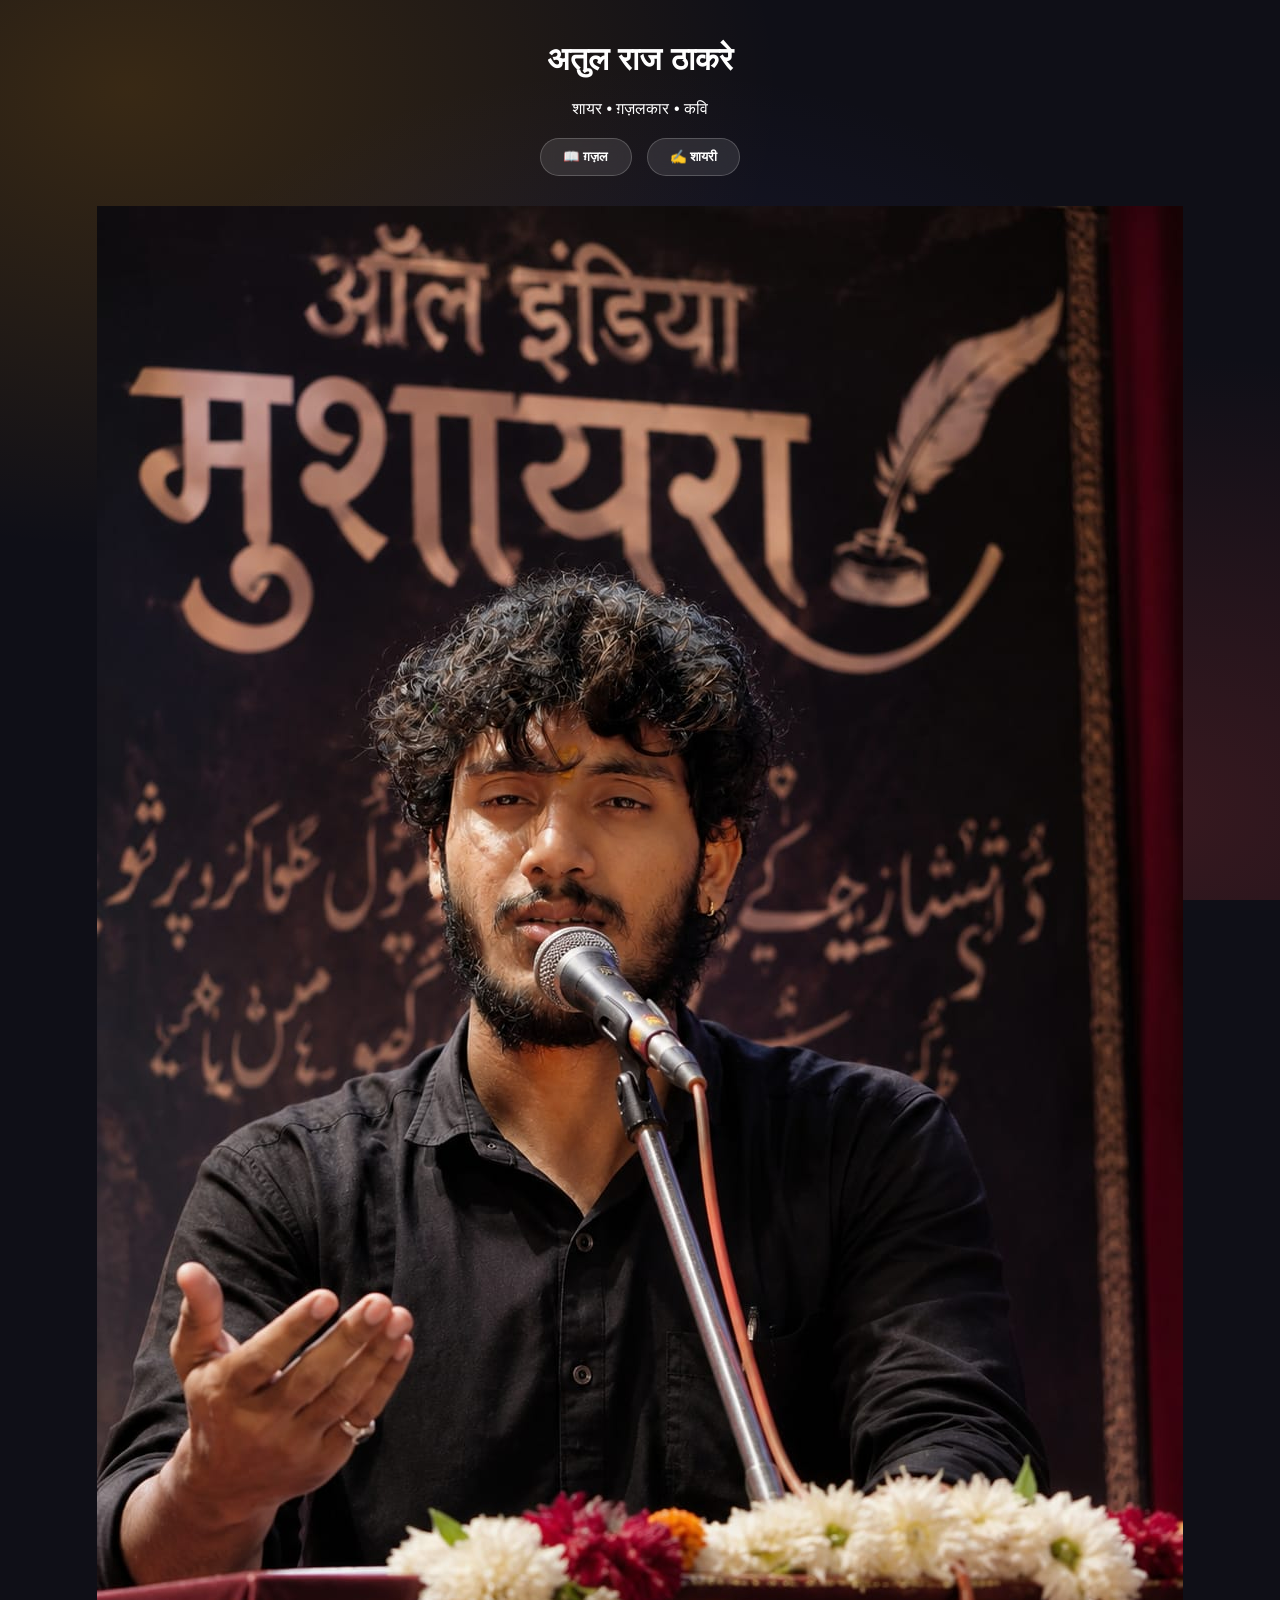
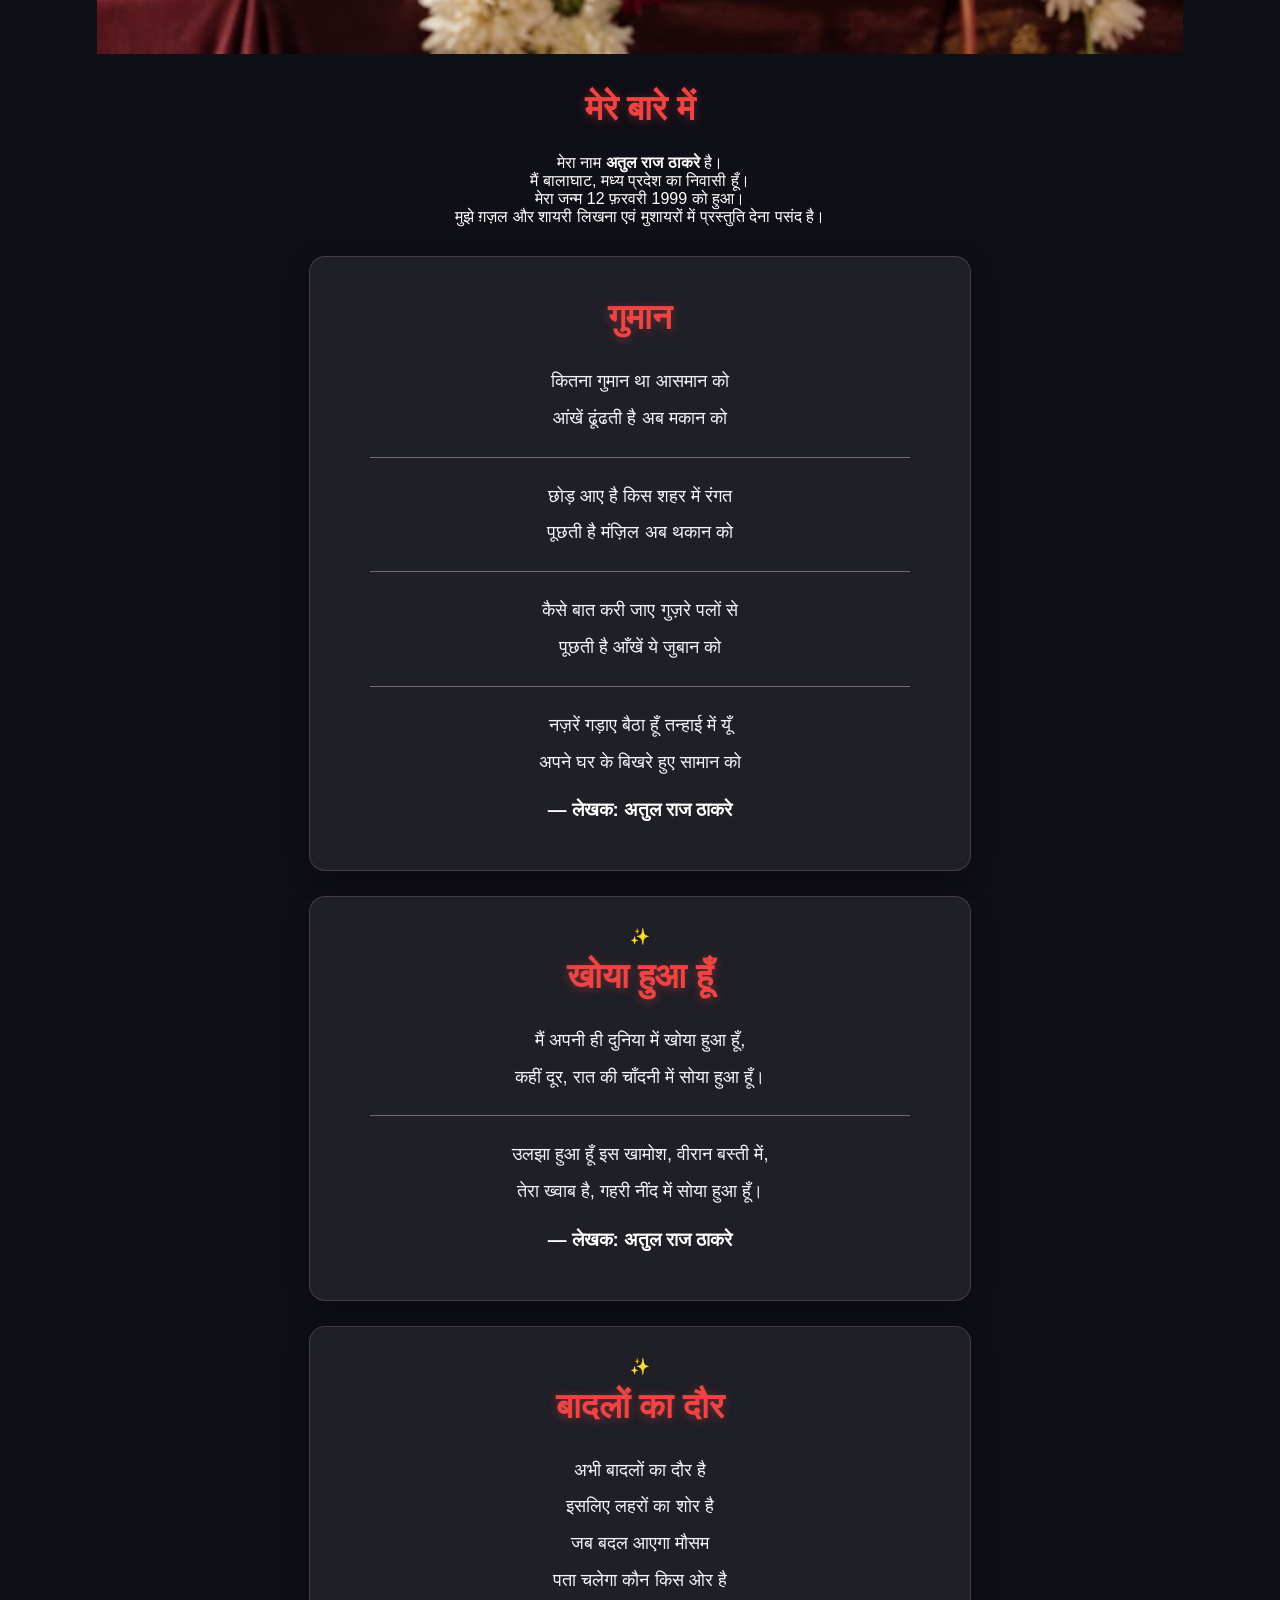
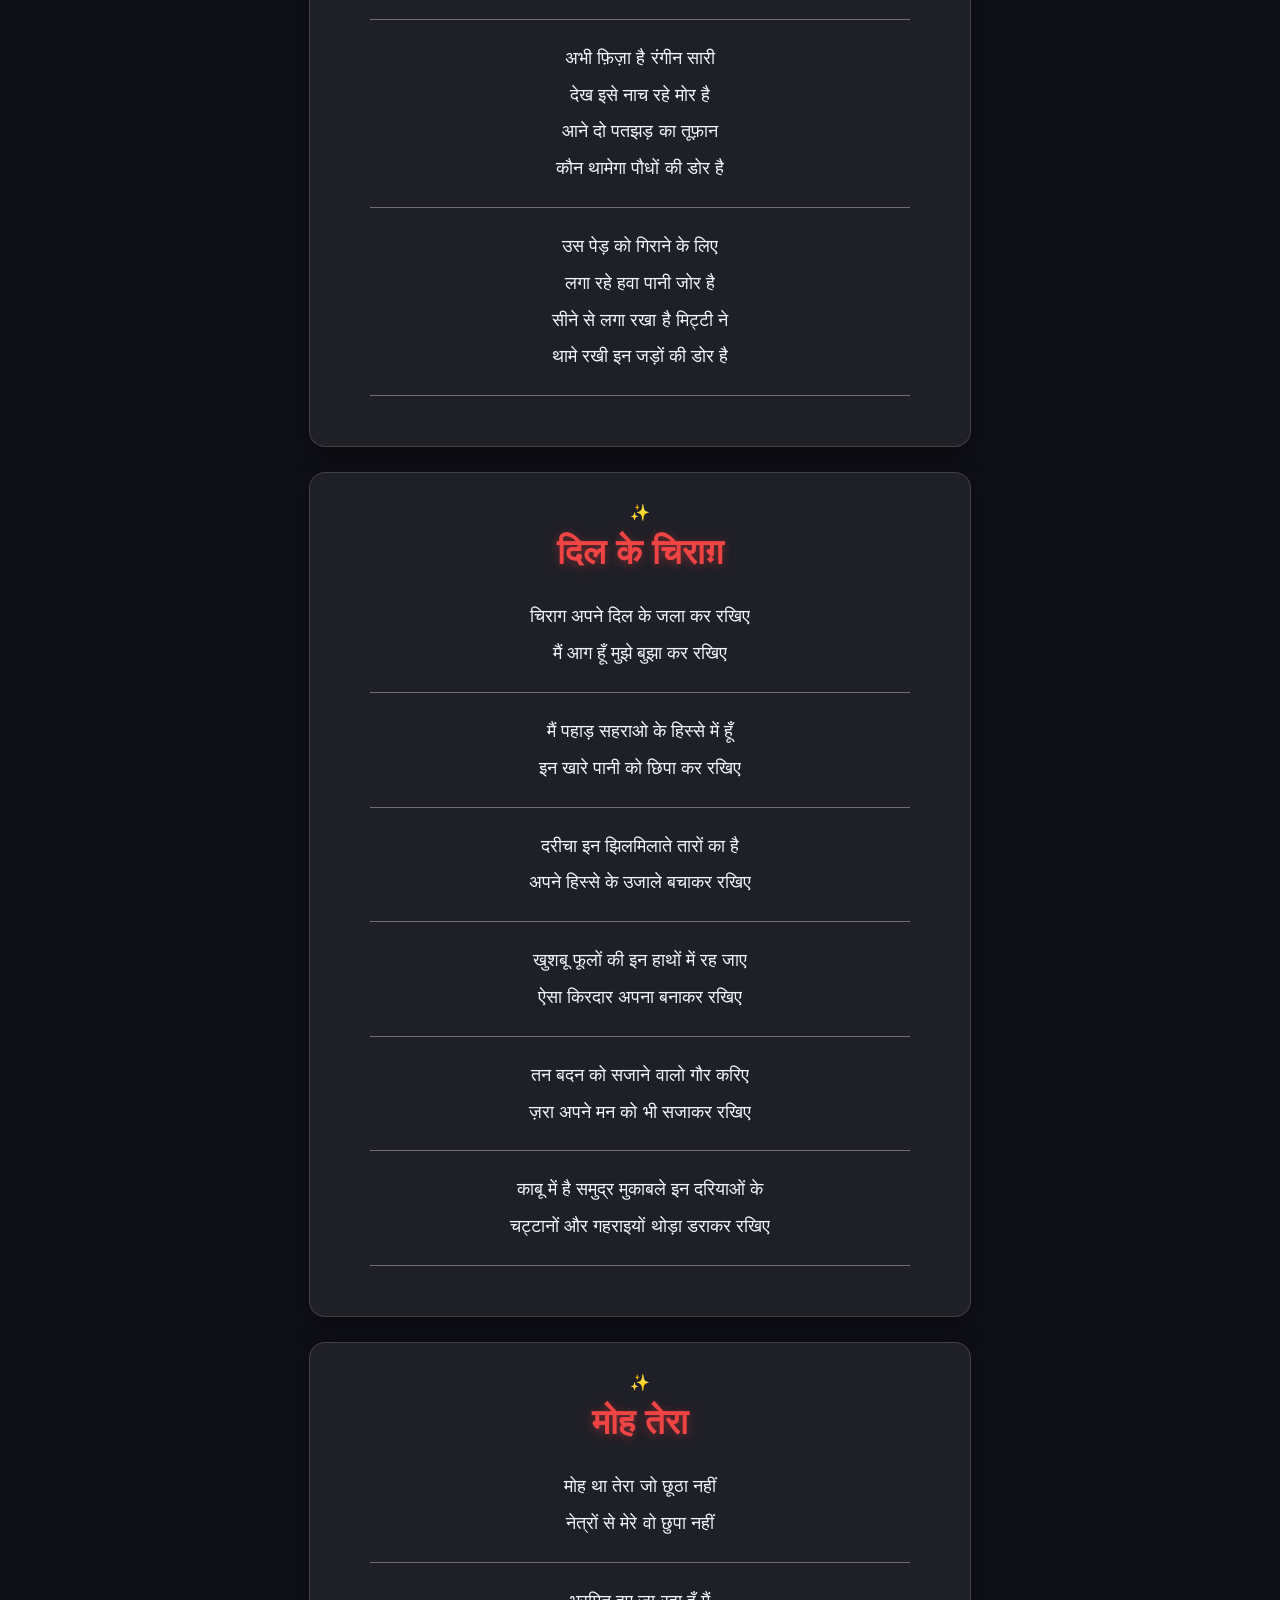
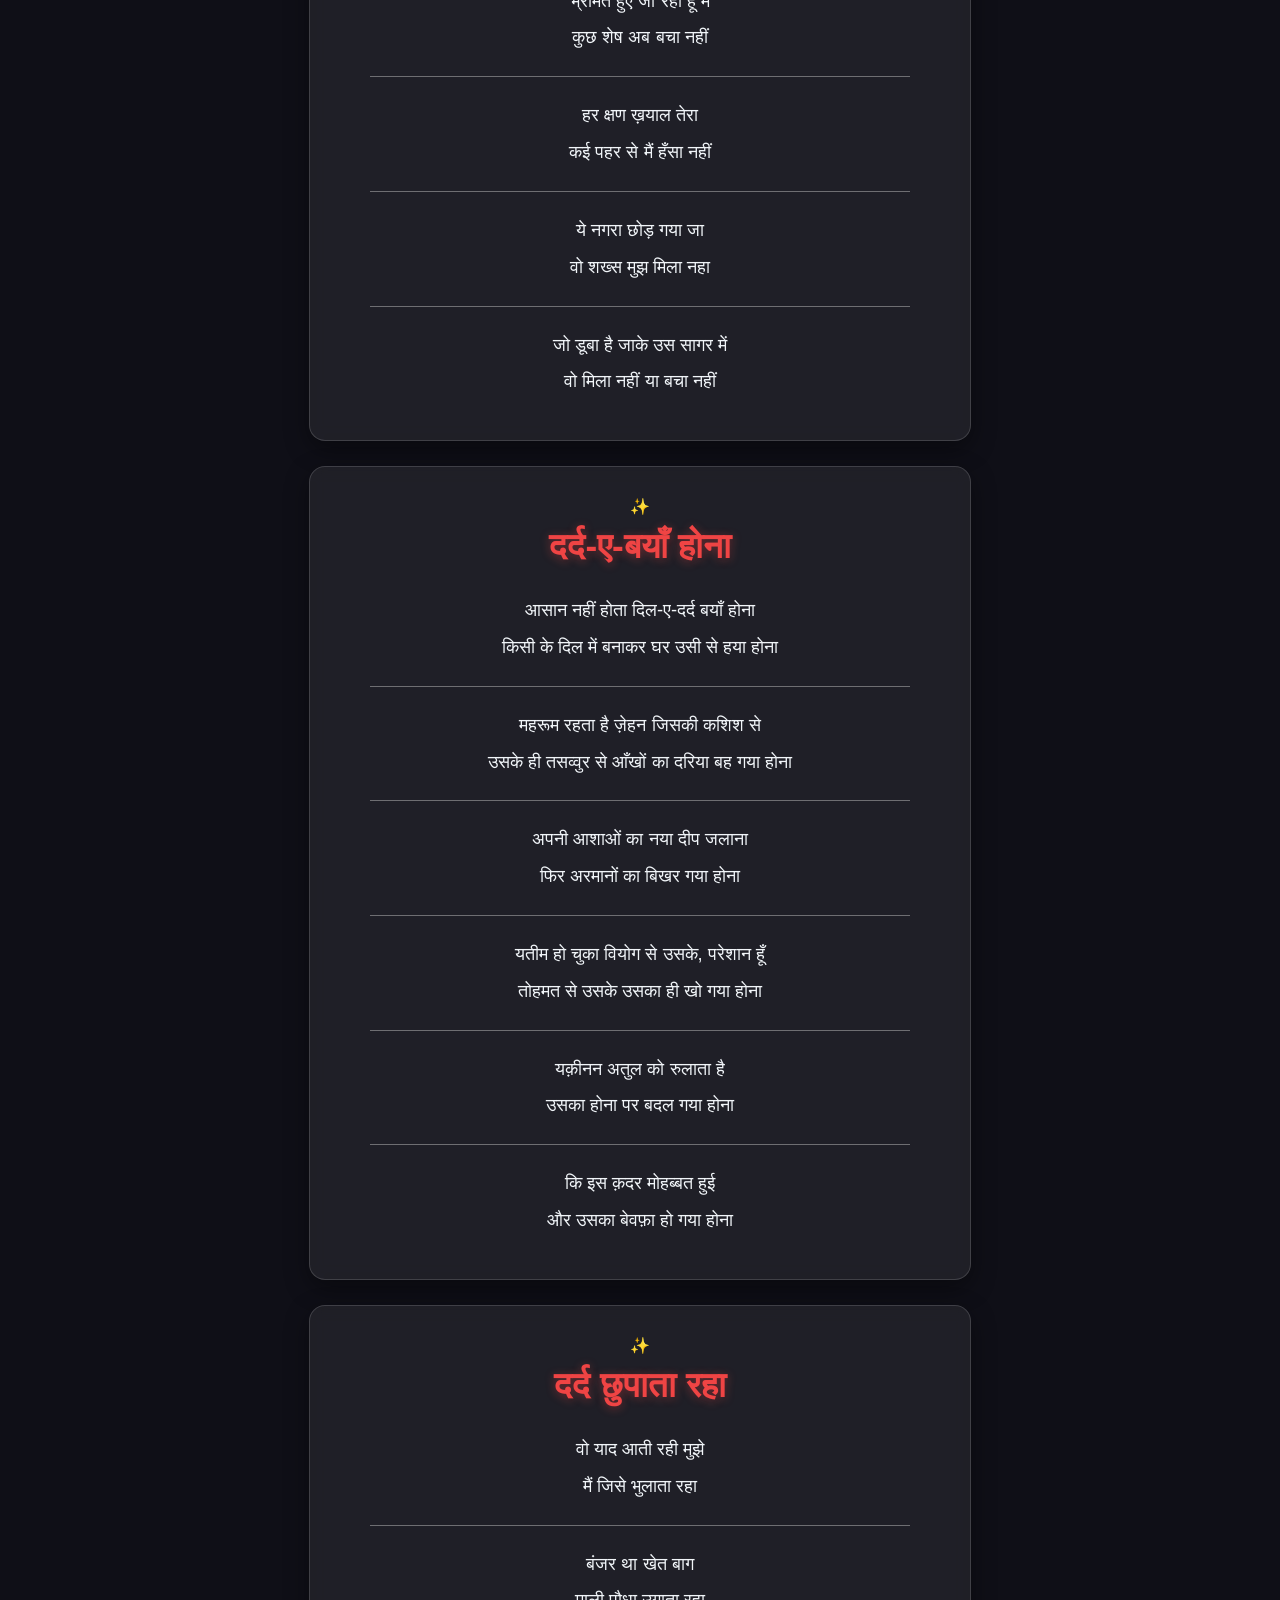
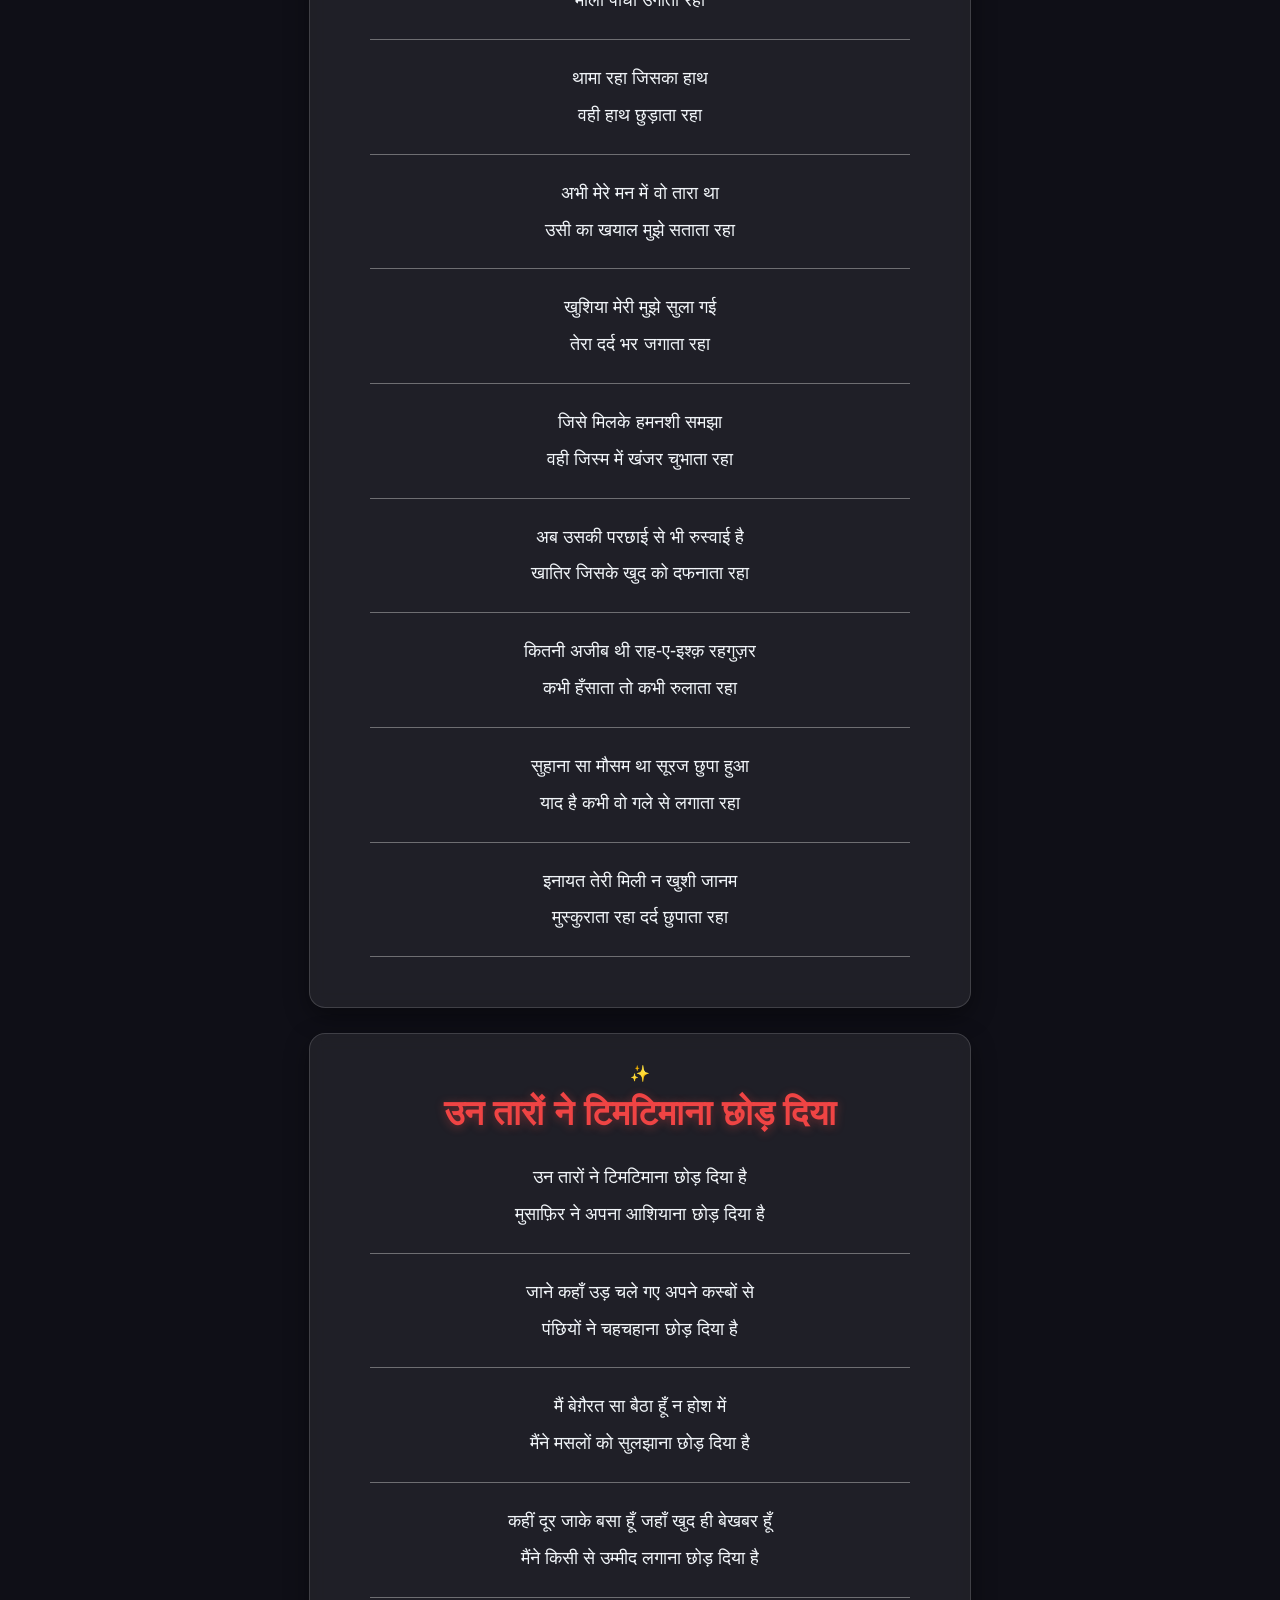
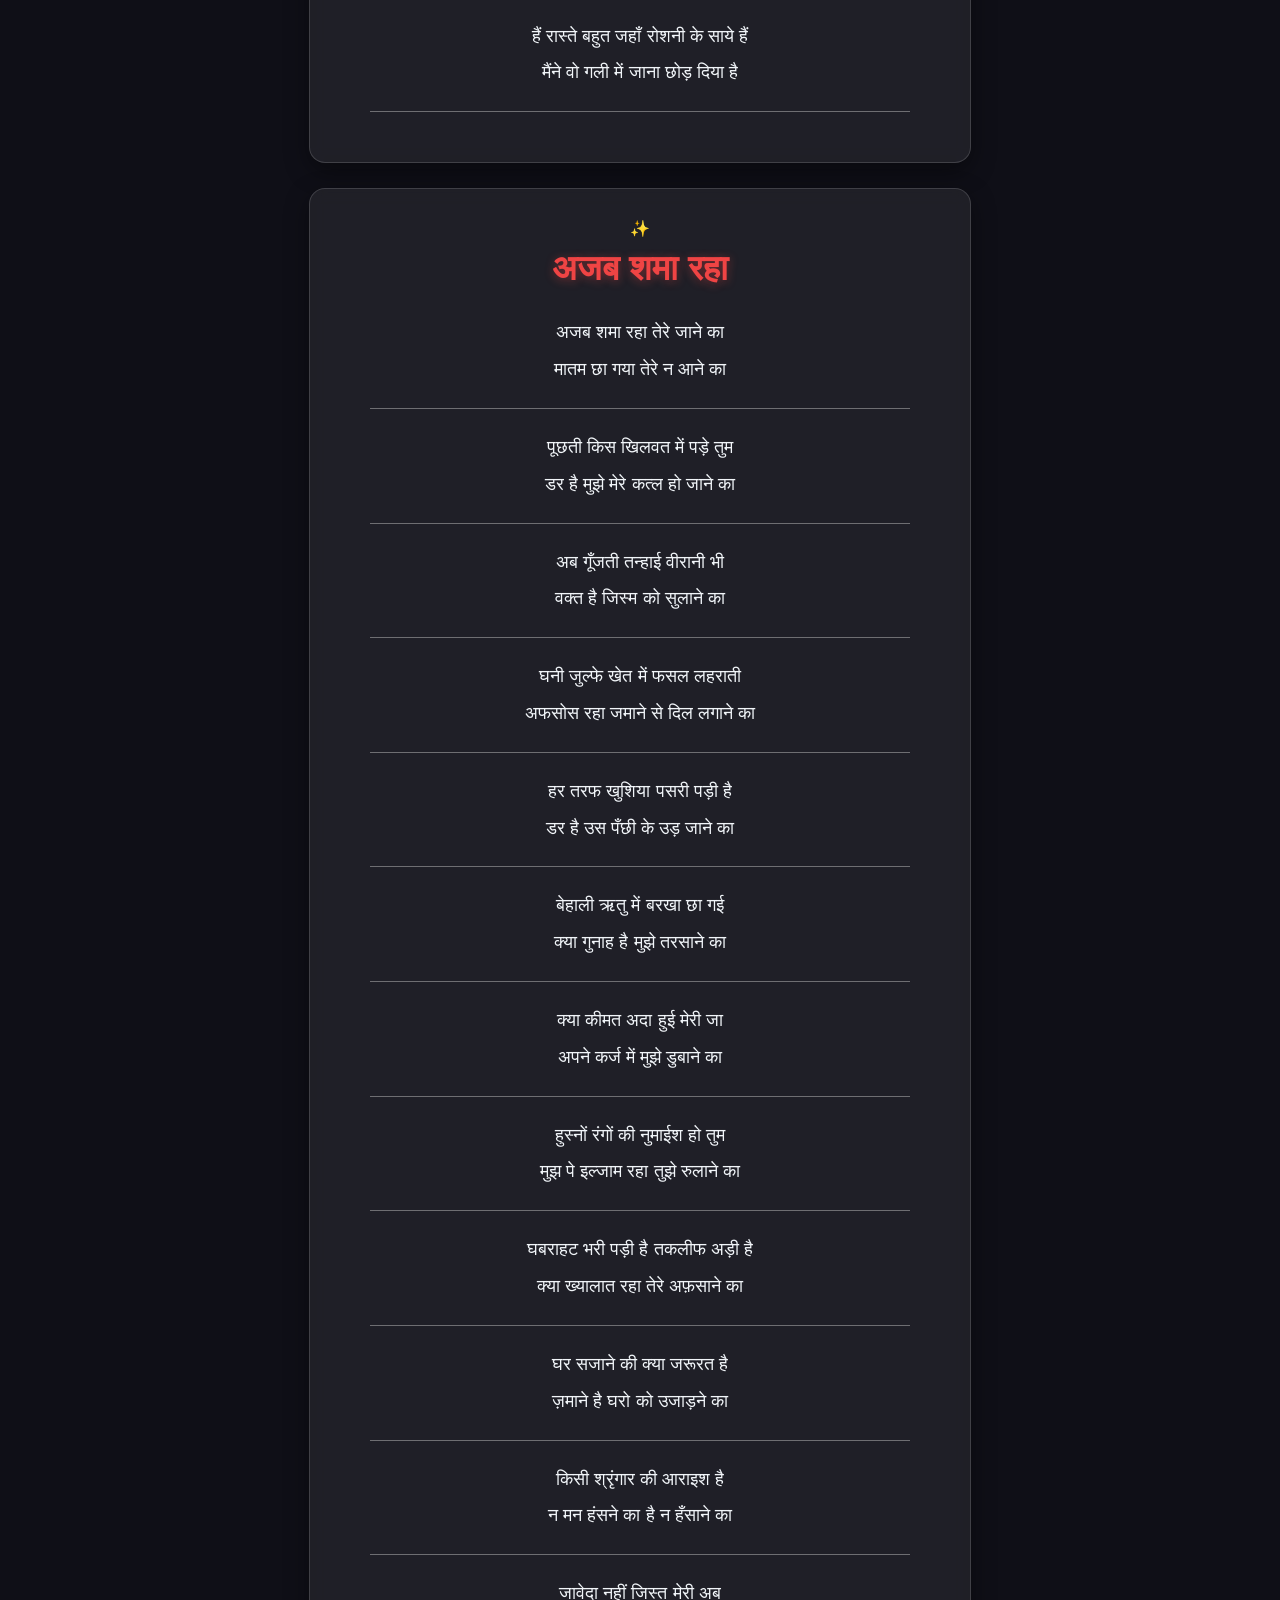
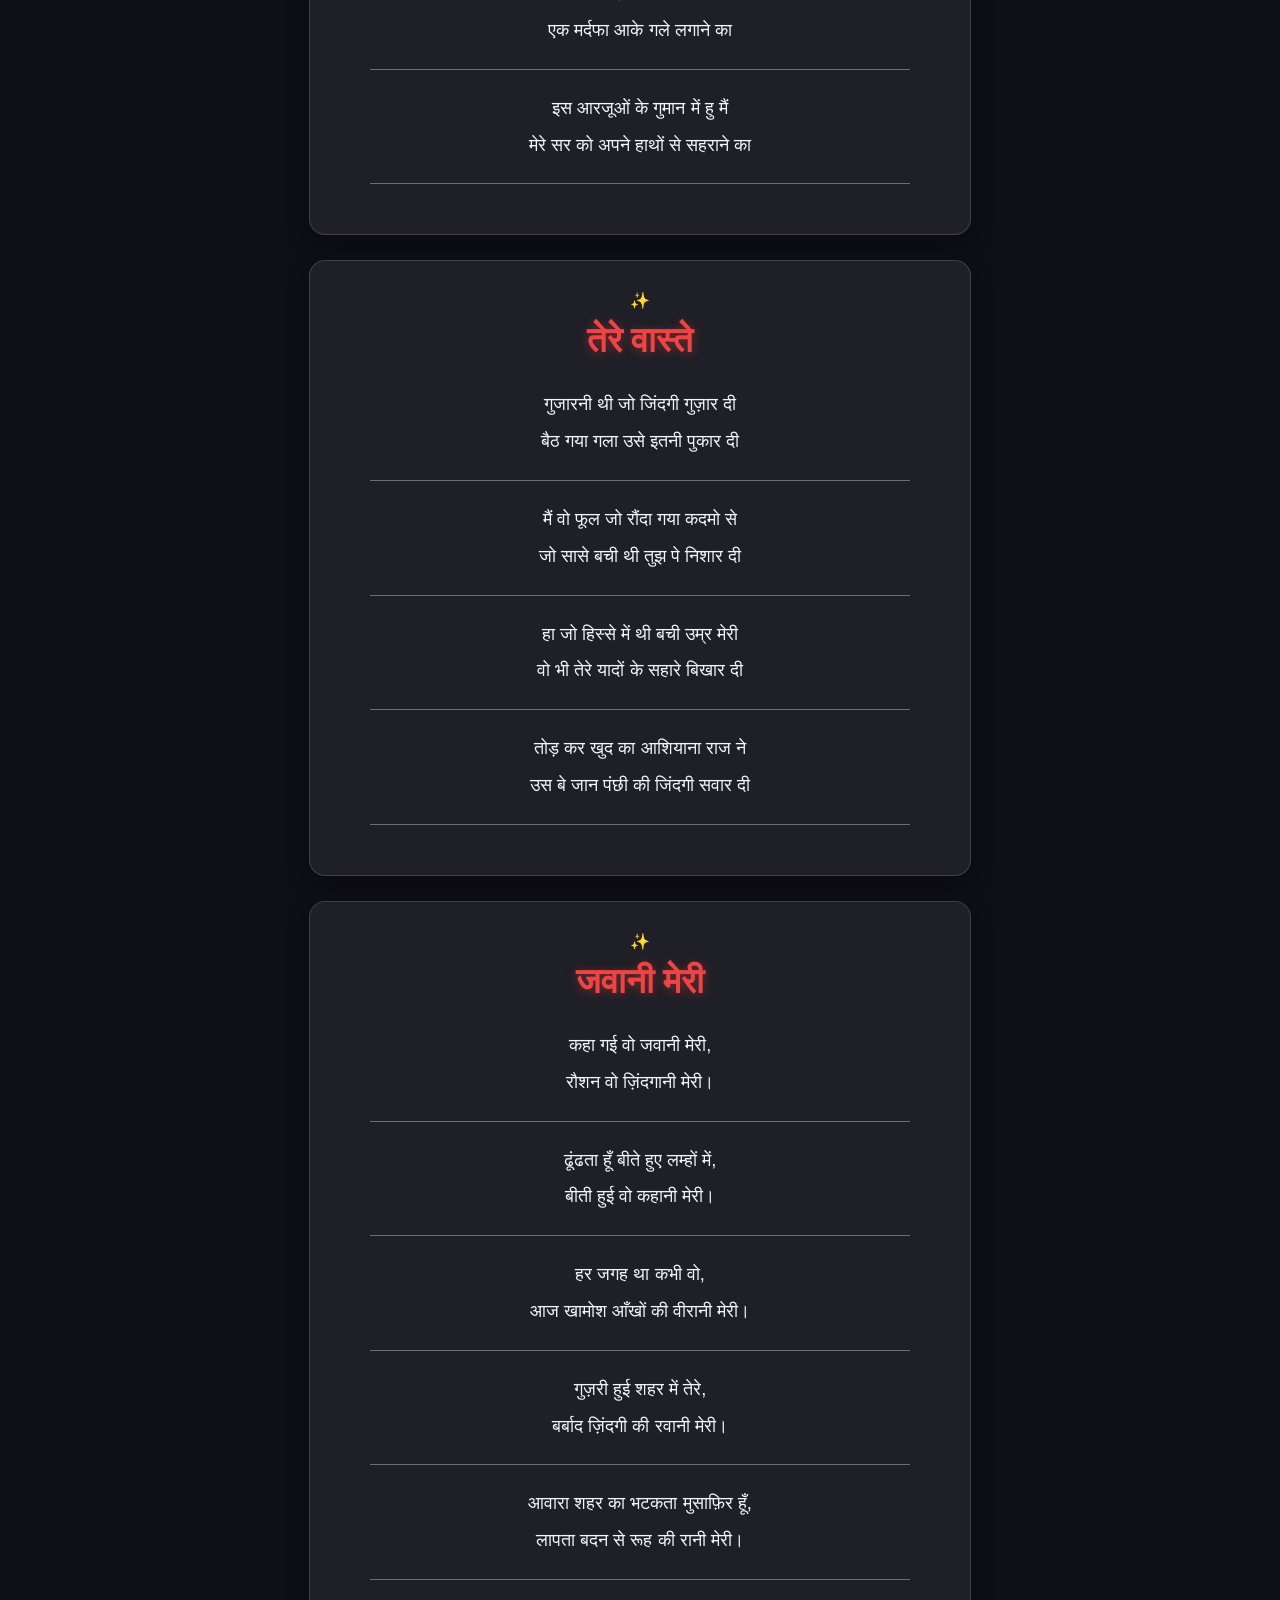
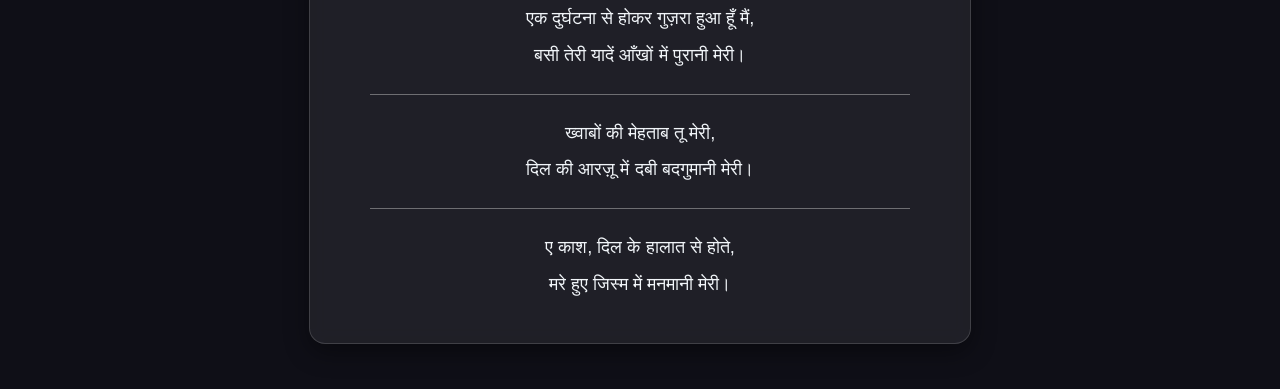
<file: index.html>
<!DOCTYPE html>
<html lang="hi">
<head>
    <meta charset="UTF-8">
    <meta name="viewport" content="width=device-width, initial-scale=1.0">
    
    <!-- 🚀 Google Search SEO Meta Tags -->
    <title>अतुल राज ठाकरे | आधिकारिक वेबसाइट व ग़ज़लें</title>
    <meta name="description" content="अतुल राज ठाकरे की आधिकारिक वेबसाइट। पढ़ें उनकी नई ग़ज़लें, शायरी और काव्य संग्रह।">
    <meta name="keywords" content="Atul Raj Thakre, अतुल राज ठाकरे, Ghazal, Shayari, Poet Balaghat">
    <meta name="author" content="Atul Raj Thakre">
<meta name="google-site-verification" content="1fEgQoj9JrtEOezbBPa9gsnDnnD456AaqXJtPJT_BOc" />
    <link rel="stylesheet" href="style.css">
    <link href="https://fonts.googleapis.com/css2?family=Rozha+One&family=Yatra+One&family=Tiro+Devanagari+Hindi&display=swap" rel="stylesheet">
 <link rel="icon" href="data:,">
</head>
<body>

   <header>
  <h1>अतुल राज ठाकरे</h1>
  <p>शायर • ग़ज़लकार • कवि</p>
</header>

<!-- मेनू बार यहाँ आएगा -->
<nav class="navbar">
  <button class="nav-btn active" onclick="showCategory('ghazal')">📖 ग़ज़ल</button>
  <button class="nav-btn" onclick="showCategory('shayari')">✍️ शायरी</button>
</nav>

<section class="hero">
        <img src="atul.png.jpeg" alt="Atul Raj Thakre">
    </section>

    <section class="about">
        <h2>मेरे बारे में</h2>
        <p>
            मेरा नाम <b>अतुल राज ठाकरे</b> है।<br>
            मैं बालाघाट, मध्य प्रदेश का निवासी हूँ।<br>
            मेरा जन्म 12 फ़रवरी 1999 को हुआ।<br>
            मुझे ग़ज़ल और शायरी लिखना एवं मुशायरों में प्रस्तुति देना पसंद है।
        </p>
    </section>
<div id="ghazal-section" class="category-content">
<!-- ग़ज़ल 1 -->
    <div class="card">
        <h2>गुमान</h2>
        <div class="poetry-container">
            <p>कितना गुमान था आसमान को<br>आंखें ढूंढती है अब मकान को</p>
            <hr>
            <p>छोड़ आए है किस शहर में रंगत<br>पूछती है मंज़िल अब थकान को</p>
            <hr>
            <p>कैसे बात करी जाए गुज़रे पलों से<br>पूछती है आँखें ये जुबान को</p>
            <hr>
            <p>नज़रें गड़ाए बैठा हूँ तन्हाई में यूँ<br>अपने घर के बिखरे हुए सामान को</p>
            <h3>— लेखक: अतुल राज ठाकरे</h3>
        </div>
    </div>

    <div class="card">
        <div class="poetry-container">
            <div class="decorative-icon">✨</div>
            <h2>खोया हुआ हूँ</h2>
            <p>मैं अपनी ही दुनिया में खोया हुआ हूँ,<br>कहीं दूर, रात की चाँदनी में सोया हुआ हूँ।</p>
            <hr>
            <p>उलझा हुआ हूँ इस खामोश, वीरान बस्ती में,<br>तेरा ख्वाब है, गहरी नींद में सोया हुआ हूँ।</p>
            <h3>— लेखक: अतुल राज ठाकरे</h3>
        </div>
    </div>

  <!-- ग़ज़ल 2 -->
<div class="card">
  <div class="poetry-container">
    <div class="decorative-icon">✨</div>
    <h2>बादलों का दौर</h2>
    <p>अभी बादलों का दौर है<br>इसलिए लहरों का शोर है<br>जब बदल आएगा मौसम<br>पता चलेगा कौन किस ओर है</p>
    <hr>
    <p>अभी फ़िज़ा है रंगीन सारी<br>देख इसे नाच रहे मोर है<br>आने दो पतझड़ का तूफ़ान<br>कौन थामेगा पौधों की डोर है</p>
    <hr>
    <p>उस पेड़ को गिराने के लिए<br>लगा रहे हवा पानी जोर है<br>सीने से लगा रखा है मिट्टी ने<br>थामे रखी इन जड़ों की डोर है</p>
    <hr>
  </div>
</div>
   <!-- ग़ज़ल 3 -->
 <div class="card">
  <div class="poetry-container">
    <div class="decorative-icon">✨</div> 
     <h2>दिल के चिराग़</h2>
 <p>चिराग अपने दिल के जला कर रखिए<br>मैं आग हूँ मुझे बुझा कर रखिए</p>
 <hr>
 <p>मैं पहाड़ सहराओ के हिस्से में हूँ<br>इन खारे पानी को छिपा कर रखिए</p>
 <hr>
 <p>दरीचा इन झिलमिलाते तारों का है<br>अपने हिस्से के उजाले बचाकर रखिए</p>
 <hr>
 <p>खुशबू फूलों की इन हाथों में रह जाए<br>ऐसा किरदार अपना बनाकर रखिए</p>
 <hr>
<p>तन बदन को सजाने वालो गौर करिए<br>ज़रा अपने मन को भी सजाकर रखिए</p>
<hr>
<p>काबू में है समुद्र मुकाबले इन दरियाओं के<br>चट्टानों और गहराइयों थोड़ा डराकर रखिए</p>
<hr>
 </div>
    </div>

    <!-- कविता 4 -->
    <div class="card">
         <div class="poetry-container">
        <div class="decorative-icon">✨</div>
        <h2 style="color:#f6f6f6; margin-bottom: 15px;">मोह तेरा</h2>
            <p>मोह था तेरा जो छूठा नहीं<br>नेत्रों से मेरे वो छुपा नहीं</p>
            <hr>
            <p>भ्रमित हुए जा रहा हूँ मैं<br>कुछ शेष अब बचा नहीं</p>
            <hr>
            <p>हर क्षण ख़याल तेरा<br>कई पहर से मैं हँसा नहीं</p>
            <hr>
            <p>ये नगरा छोड़ गया जा<br>वो शख्स मुझ मिला नहा</p>
            <hr>
            <p>जो डूबा है जाके उस सागर में<br>वो मिला नहीं या बचा नहीं</p>
        </div>
    </div>

    <!-- ग़ज़ल 5 -->
    <div class="card">
        <div class="decorative-icon">✨</div>
        <div class="poetry-container">
            <h2 style="color:#fffefe; margin-bottom: 15px;">दर्द-ए-बयाँ होना</h2>
            <p>आसान नहीं होता दिल-ए-दर्द बयाँ होना<br>किसी के दिल में बनाकर घर उसी से हया होना</p>
            <hr>
            <p>महरूम रहता है ज़ेहन जिसकी कशिश से<br>उसके ही तसव्वुर से आँखों का दरिया बह गया होना</p>
            <hr>
            <p>अपनी आशाओं का नया दीप जलाना<br>फिर अरमानों का बिखर गया होना</p>
            <hr>
            <p>यतीम हो चुका वियोग से उसके, परेशान हूँ<br>तोहमत से उसके उसका ही खो गया होना</p>
            <hr>
            <p>यक़ीनन अतुल को रुलाता है<br>उसका होना पर बदल गया होना</p>
            <hr>
            <p>कि इस क़दर मोहब्बत हुई<br>और उसका बेवफ़ा हो गया होना</p>
        </div>
    </div>

    <!-- gazal 6 -->
<div class="card">
  <div class="poetry-container">
    <div class="decorative-icon">✨</div>
    <h2>दर्द छुपाता रहा</h2>
        <p>
            वो याद आती रही मुझे<br>
            मैं जिसे भुलाता रहा
        </p>
        <hr>
        <p>
            बंजर था खेत बाग<br>
            माली पौधा उगाता रहा
        </p>
        <hr>
        <p>
            थामा रहा जिसका हाथ<br>
            वही हाथ छुड़ाता रहा
        </p>
        <hr>
        <p>
            अभी मेरे मन में वो तारा था<br>
            उसी का खयाल मुझे सताता रहा
        </p>
        <hr>
        <p>
            खुशिया मेरी मुझे सुला गई<br>
            तेरा दर्द भर जगाता रहा
        </p>
        <hr>
        <p>
            जिसे मिलके हमनशी समझा<br>
            वही जिस्म में खंजर चुभाता रहा
        </p>
        <hr>
        <p>
            अब उसकी परछाई से भी रुस्वाई है<br>
            खातिर जिसके खुद को दफनाता रहा
        </p>
        <hr>
        <p>
            कितनी अजीब थी राह-ए-इश्क़ रहगुज़र<br>
            कभी हँसाता तो कभी रुलाता रहा
        </p>
        <hr>
        <p>
            सुहाना सा मौसम था सूरज छुपा हुआ<br>
            याद है कभी वो गले से लगाता रहा
        </p>
        <hr>
        <p>
            इनायत तेरी मिली न खुशी जानम<br>
            मुस्कुराता रहा दर्द छुपाता रहा
        </p>
        <hr>

    </div>
     </div>
    
         <!--ग़ज़ल 7-->
    <div class="card">
        <div class="poetry-container">
        <div class="decorative-icon">✨</div>
      <h2 style="color: #ffffff; margin-bottom: 20px;">उन तारों ने टिमटिमाना छोड़ दिया</h2>
        
        <p>
            उन तारों ने टिमटिमाना छोड़ दिया है<br>
            मुसाफ़िर ने अपना आशियाना छोड़ दिया है
        </p>
        <hr>
        <p>
            जाने कहाँ उड़ चले गए अपने कस्बों से<br>
            पंछियों ने चहचहाना छोड़ दिया है
        </p>
        <hr>
        <p>
            मैं बेग़ैरत सा बैठा हूँ न होश में<br>
            मैंने मसलों को सुलझाना छोड़ दिया है
        </p>
        <hr>
        <p>
            कहीं दूर जाके बसा हूँ जहाँ खुद ही बेखबर हूँ<br>
            मैंने किसी से उम्मीद लगाना छोड़ दिया है
        </p>
        <hr>
        <p>
            हैं रास्ते बहुत जहाँ रोशनी के साये हैं<br>
            मैंने वो गली में जाना छोड़ दिया है
        </p>
        <hr>
    </div>
     </div>

<!-- ग़ज़ल / कविता -->
<div class="card">
  <div class="poetry-container">
    <div class="decorative-icon">✨</div>
    <h2>अजब शमा रहा</h2>

    <p>अजब शमा रहा तेरे जाने का<br>मातम छा गया तेरे न आने का</p>
    <hr>

    <p>पूछती किस खिलवत में पड़े तुम<br>डर है मुझे मेरे कत्ल हो जाने का</p>
    <hr>

    <p>अब गूँजती तन्हाई वीरानी भी<br>वक्त है जिस्म को सुलाने का</p>
    <hr>

    <p>घनी जुल्फे खेत में फसल लहराती<br>अफसोस रहा जमाने से दिल लगाने का</p>
    <hr>

    <p>हर तरफ खुशिया पसरी पड़ी है<br>डर है उस पँछी के उड़ जाने का</p>
    <hr>

    <p>बेहाली ऋतु में बरखा छा गई<br>क्या गुनाह है मुझे तरसाने का</p>
    <hr>

    <p>क्या कीमत अदा हुई मेरी जा<br>अपने कर्ज में मुझे डुबाने का</p>
    <hr>

    <p>हुस्नों रंगों की नुमाईश हो तुम<br>मुझ पे इल्जाम रहा तुझे रुलाने का</p>
    <hr>

    <p>घबराहट भरी पड़ी है तकलीफ अड़ी है<br>क्या ख्यालात रहा तेरे अफ़साने का</p>
    <hr>

    <p>घर सजाने की क्या जरूरत है<br>ज़माने है घरो को उजाड़ने का</p>
    <hr>

    <p>किसी श्रृंगार की आराइश है<br>न मन हंसने का है न हँसाने का</p>
    <hr>

    <p>जावेदा नहीं जिस्त मेरी अब<br>एक मर्दफा आके गले लगाने का</p>
    <hr>

    <p>इस आरजूओं के गुमान में हु मैं<br>मेरे सर को अपने हाथों से सहराने का</p>
    <hr>
  </div>
    </div>

    <!-- ग़ज़ल - तेरे वास्ते -->
<div class="card">
  <div class="poetry-container">
    <div class="decorative-icon">✨</div>
    <h2>तेरे वास्ते</h2>

    <p>गुजारनी थी जो जिंदगी गुज़ार दी<br>बैठ गया गला उसे इतनी पुकार दी</p>
    <hr>

    <p>मैं वो फूल जो रौंदा गया कदमो से<br>जो सासे बची थी तुझ पे निशार दी</p>
    <hr>

    <p>हा जो हिस्से में थी बची उम्र मेरी<br>वो भी तेरे यादों के सहारे बिखार दी</p>
    <hr>

    <p>तोड़ कर खुद का आशियाना राज ने<br>उस बे जान पंछी की जिंदगी सवार दी</p>
    <hr>
  </div>
</div>

    <!-- ग़ज़ल - जवानी मेरी -->
<div class="card">
  <div class="poetry-container">
    <div class="decorative-icon">✨</div>
    <h2>जवानी मेरी</h2>

    <p>कहा गई वो जवानी मेरी,<br>रौशन वो ज़िंदगानी मेरी।</p>
    <hr>
    <p>ढूंढता हूँ बीते हुए लम्हों में,<br>बीती हुई वो कहानी मेरी।</p>
    <hr>
    <p>हर जगह था कभी वो,<br>आज खामोश आँखों की वीरानी मेरी।</p>
    <hr>
    <p>गुज़री हुई शहर में तेरे,<br>बर्बाद ज़िंदगी की रवानी मेरी।</p>
    <hr>
    <p>आवारा शहर का भटकता मुसाफ़िर हूँ,<br>लापता बदन से रूह की रानी मेरी।</p>
    <hr>
    <p>एक दुर्घटना से होकर गुज़रा हुआ हूँ मैं,<br>बसी तेरी यादें आँखों में पुरानी मेरी।</p>
    <hr>
    <p>ख्वाबों की मेहताब तू मेरी,<br>दिल की आरज़ू में दबी बदगुमानी मेरी।</p>
    <hr>
    <p>ए काश, दिल के हालात से होते,<br>मरे हुए जिस्म में मनमानी मेरी।</p>
  </div>
  </div>

  </div> <!-- गज़ल का कार्ड बंद -->

</div> <!-- 👈 1. यहाँ गज़ल सेक्शन बंद हुआ -->

<!-- 👈 2. यहाँ शायरी सेक्शन शुरू हुआ -->
<div id="shayari-section" class="category-content" style="display: none;">

  <!-- शायरी कार्ड -->
<div class="card">
  <div class="poetry-container">
    <h2>नन्ही सी परी</h2>
    <p>
      नन्ही ही सी परी थी जिसे गोद में खिलाया था,<br>
    थाम कर उंगली जिसे चलना सिखाया था।
    </p>
    <hr>
    <p>
     जाने कहाँ चले गई छोड़ कर मुझे वो,<br>
      जिसे काँधे में बिठाकर दुनिया घुमाया था।
    </p>
  </div>
</div>
<!-- शायरी कार्ड -->
<div class="card">
  <div class="poetry-container">
    <h2>मयकशी का रिंदा</h2>
    <p>
      मर चुके शौक मेरे पर ज़िन्दा हूँ मैं,<br>
      तेरी आग़ोश में मरा हुआ परिन्दा हूँ मैं।
    </p>
    <hr>
    <p>
      अब ख़्वाइश दिलकश की ना बची,<br>
      मयकशी का मारा हुआ रिंदा हूँ मैं।
    </p>
  </div>
</div>
<!-- शायरी कार्ड -->
<div class="card">
  <div class="poetry-container">
    <h2>खिड़कियों से झाँका करती थी</h2>
    <p>
      खिड़कियों से झाँका करती थी,<br>
      वो किसी को ताका करती थी।
    </p>
    <hr>
    <p>
      शर्मा कर सुर्ख से गाल उसके,<br>
      दुपट्टा चेहरे में ढाँका करती थी।
    </p>
  </div>
</div>

<!-- शायरी कार्ड -->
<div class="card">
  <div class="poetry-container">
    <h2>आवारा हो जाऊँ</h2>
    <p>
      छोड़ कर सब आवारा हो जाऊँ,<br>
      तेरी नदी का किनारा हो जाऊँ।
    </p>
    <hr>
    <p>
      बेबस हूँ, मुरझाए हुए फूल-से,<br>
      तेरे आसमान का सितारा हो जाऊँ।
    </p>
  </div>
</div>

<!-- शायरी कार्ड -->
<div class="card">
  <div class="poetry-container">
    <h2>गुलों की हिफ़ाज़त</h2>
    <p>
      सुना है गुलों की हिफ़ाज़त करते हो तुम,<br>
      उसे खोने से क्यों इतना डरते हो तुम।
    </p>
    <hr>
    <p>
      माली हो फिर भी काँटों से डरते हो,<br>
      क्यों किसी में इतना मरते हो तुम।
    </p>
  </div>
</div>

<!-- शायरी कार्ड -->
<div class="card">
  <div class="poetry-container">
    <h2>मेरी दुनिया, मेरा आसमान</h2>
    <p>
      मेरी दुनिया थी वो, मेरा आसमान था,<br>
      मेरी चाहत थी वो, मेरा अरमान था।
    </p>
    <hr>
    <p>
      पकड़ कर दामन कब तलक बिछड़े,<br>
      शौक नहीं मोहब्बत, वो जिस्म की जान था।
    </p>
  </div>
</div>

<!-- शायरी कार्ड -->
<div class="card">
  <div class="poetry-container">
    <h2>दुनिया की दया</h2>
    <p>
      हर हक़ीक़त कुछ बयाँ करती है,<br>
      कहा ये दुनिया दया करती है।
    </p>
    <hr>
    <p>
      अपनी ही कहानी में उलझा रहता हूँ,<br>
      मेरी ही निगाहें मुझसे हया करती है।
    </p>
  </div>
</div>

<!-- शायरी कार्ड -->
<div class="card">
  <div class="poetry-container">
    <h2>वियोग का दर्द</h2>
    <p>
      ये कैसा पड़ा तेरा रोग है,<br>
      बिखरा हुआ तेरा वियोग है।
    </p>
    <hr>
    <p>
      मन चला होने का वैराग्य है,<br>
      मैं क्या बिखरा निखरे लोग हूँ।
    </p>
  </div>
</div>

<!-- शायरी कार्ड -->
<div class="card">
  <div class="poetry-container">
    <h2>डर</h2>
    <p>
      डर लगता है अपनों की बगावत से,<br>
      डर लगता है ग़ैरों की इबादत से।
    </p>
    <hr>
    <p>
      डर लगता है अपनों कि मसाफ़त से,<br>
      डर लगता है ग़ैरों की चाहत से।
    </p>
  </div>
</div>

<!-- शायरी कार्ड -->
<div class="card">
  <div class="poetry-container">
    <h2>चुप्पी</h2>
    <p>
      चुप-चुप सा रहता है,<br>
      कहा किसी से कुछ कहता है।
    </p>
    <hr>
    <p>
      मातम है उसकी काया-नात में,<br>
      एक दरिया है जो सिर्फ़ बहता रहता है।
    </p>
  </div>
</div>

<!-- शायरी कार्ड -->
<div class="card">
  <div class="poetry-container">
    <h2>ख़्वाबों का शोर</h2>
    <p>
      परखने की ज़रूरत भी नहीं थी,<br>
      रखने की मुरत भी नहीं थी।
    </p>
    <hr>
    <p>
      उसके जाने के बाद आँसू रह गए,<br>
      सजने की सूरत भी नहीं थी।
    </p>
  </div>
</div>

<!-- शायरी कार्ड -->
<div class="card">
  <div class="poetry-container">
    <h2>आँसू की हँसी</h2>
    <p>
      जितना भी मुस्कराऊँ, उभर नहीं जाता,<br>
      मेरे अंदर से तेरा दर्द भर नहीं जाता।
    </p>
    <hr>
    <p>
      बाहरी हँसी यूँ मेरी भीतर तूफ़ान सा मचा है,<br>
      बस कोई हालत-ए-दुश्वार हर नहीं pata।
    </p>
  </div>
</div>

<!-- शायरी कार्ड -->
<div class="card">
  <div class="poetry-container">
    <h2>साहिल-ए-आशिक़ा</h2>
    <p>
      उसकी बातें भी बातें फ़साना थी,<br>
      उसकी नज़र भी कातिलाना थी।
    </p>
    <hr>
    <p>
      मेरे आग़ोश में थी कायनात जिसकी,,<br>
      मेरा सफ़र था वो साहिल-ए-आशिक़ा थी।
    </p>
  </div>
</div>

<!-- शायरी कार्ड -->
<div class="card">
  <div class="poetry-container">
    <h2>ख़ाली कुआँ</h2>
    <p>
      एक कुआँ मिला, वो भी ख़ाली था,<br>
      अपना हाल भी बेहाली था।
    </p>
    <hr>
    <p>
      क़ुरबत थी तेरी, फ़ुर्क़त-ए-निज़ाम था,<br>
      वो एक पेड़ मैं टूटी हुई डाली-सी थी।
    </p>
  </div>
</div>

<!-- शायरी कार्ड -->
<div class="card">
  <div class="poetry-container">
    <h2>दीवाने</h2>
    <p>
      कोई इंसान भी पागल था,<br>
      या हम ही दीवाने थे।
    </p>
    <hr>
    <p>
      तेरे वसूलों में चलने वाले,<br>
      दिलबर हम ही परवाने थे।
    </p>
  </div>
</div>

<!-- शायरी कार्ड -->
<div class="card">
  <div class="poetry-container">
    <h2>यादों की ख़ुशबू</h2>
    <p>
      कदमों पर फूल सजाएँगे तेरे,<br>
      यादों को कैसे भूल पाएँगे तेरे।
    </p>
    <hr>
    <p>
      तुम मेरी साँसों में बसी हुई हो,<br>
      यूँ ही ख़ातिर जान लुटाएँगे तेरे।
    </p>
  </div>
</div>

<!-- शायरी कार्ड -->
<div class="card">
  <div class="poetry-container">
    <h2>ज़िंदगी की हार</h2>
    <p>
      ज़िंदगी हालात-ए-जंग से हार गई,<br>
      थी कुछ उम्मीदें, वो भी बेकार गई।
    </p>
    <hr>
    <p>
      सरफ़रोश था मैं, उड़ान-ए-परवाज़ था,<br>
      आज देख हालात खुद की आँखें उदार गईं।
    </p>
  </div>
</div>

<!-- शायरी कार्ड -->
<div class="card">
  <div class="poetry-container">
    <h2>ख़ुशबू की याद</h2>
    <p>
      यूँ ही फूल बरसते रहे,<br>
      यूँ ही ख़ुशबू आती रही।
    </p>
    <hr>
    <p>
      यूँ ही हम मिलते रहे,<br>
      यूँ ही आप मिलने आती रही।
    </p>
  </div>
</div>

<!-- शायरी कार्ड -->
<div class="card">
  <div class="poetry-container">
    <h2>आँसू की यादें</h2>
    <p>
      आँसुओं के मोती बहते गए,<br>
      दिल के वीराने में।
    </p>
    <hr>
    <p>
      हम रखकर सर रोते रहे,<br>
      पत्थर के सिरहाने में।
    </p>
    <hr>
    <p>
      नाज़नीं, तुम आओगी—बस यही इंतज़ार है,<br>
      उम्र गुजर रही है तेरी यादों के ठिकाने में।
    </p>
  </div>
</div>

<!-- शायरी कार्ड -->
<div class="card">
  <div class="poetry-container">
    <h2>इश्क़ की गहराई</h2>
    <p>
     आँखें है या दरिया है,<br>
     मोहब्बत उसकी आख़िरी ज़रिया है।
    </p>
    <hr>
    <p>
      डूब आया हूँ इश्क़ के काले पानी में,<br>
      हम ग़म सब बड़ीया है।
    </p>
  </div>
</div>

<!-- शायरी कार्ड -->
<div class="card">
  <div class="poetry-container">
    <h2>आँखों की याद</h2>
    <p>
      एक नज़र थी जो मुझे निहारती थी,<br>
      एक गली थी जो मुझे पुकारती थी।
    </p>
    <hr>
    <p>
      मैं एक आवाज़ के सुर में बहता था,<br>
      वो रातें थीं जो मुझे संवारती थीं।
    </p>
  </div>
</div>

<!-- शायरी कार्ड -->
<div class="card">
  <div class="poetry-container">
    <h2>मूरत-ए-इश्क़</h2>
    <p>
      कृष्णा की बनायी मूरत है,<br>
      वो अप्सरा-सी खूबसूरत है।
    </p>
    <hr>
    <p>
      मन विचलित हो पड़ा है,<br>
      हाँ, मुझे उसकी ज़रूरत है।
    </p>
  </div>
</div>

<!-- शायरी कार्ड -->
<div class="card">
  <div class="poetry-container">
    <h2>ख़ुदा बनाऊँगा</h2>
    <p>
      एक रोज़ तेरे दामन से इस तरह ओझल हो जाऊँगा,<br>
      तू समझेगी, मैं लापता हूँ और मैं खुदा हो जाऊँगा।
    </p>
  </div>
</div>

<!-- शायरी 카드 -->
<div class="card">
  <div class="poetry-container">
    <h2>मुस्किल था</h2>
    <p>
      चाहा उसे इतना भुलाना मुश्किल था,<br>
      दिल में लगी आग को बुझाना मुश्किल था।
    </p>
    <hr>
    <p>
      वो किताब, वो खत, बे-जान से हो गए,<br>
      टूटी हुई इमारत को बनाना मुश्किल था।
    </p>
  </div>
</div>

<!-- शायरी कार्ड -->
<div class="card">
  <div class="poetry-container">
    <h2>हमारी कमियाँ</h2>
    <p>
      हमारी खामियाँ हमींको पता है,<br>
      हमारी खामोशियाँ हमींको पता है।
    </p>
    <hr>
    <p>
      गुजर रहे हैं जिस राह से हम,<br>
      हमारी परेशानीयाँ हमींको पता है。
    </p>
  </div>
</div>
<!-- शायरी कार्ड -->
<div class="card">
  <div class="poetry-container">
    <h2>नज़रिया</h2>
    <p>
      कैसा तुम्हारा नज़रिया हैं,<br>
      आँखें है या दरिया हैं ।
    </p>
    <hr>
    <p>
      तुम सुनाओ अपना हाल,<br>
      हम ग़म सब बढ़िया है।
    </p>
  </div>
</div>

<!-- शायरी कार्ड -->
<div class="card">
  <div class="poetry-container">
    <h2>तबाही</h2>
    <p>
      मेरी तबाही का हिसाब लगाया नहीं जा सकता,<br>
      अपनी अर्थी को अपने कंधों पर उठाया नहीं जा सकता।
    </p>
    <hr>
    <p>
      हस्सार हो गए, तुम एहतिमाल हो तो खत्म करो,<br>
      हाँ सुनो ना, माधव, अब उसे भुलाया नहीं जा सकता।
    </p>
  </div>
</div>

   </section> <!-- Video Section Start -->
<section class="video-section">
  <h2>मेरे वीडियो व गज़लें</h2>
  
  <div class="video-container">
    <iframe 
      src="https://www.youtube.com/embed/YT9guCDCEkM" 
      title="YouTube video player" 
      frameborder="0" 
      allow="accelerometer; autoplay; clipboard-write; encrypted-media; gyroscope; picture-in-picture" 
      allowfullscreen>
    </iframe>
  </div>

  <!-- YouTube Channel Button -->
  <div class="channel-btn-container">
    <a href="https://www.youtube.com/@_unsaid_feelings_8157" target="_blank" class="yt-btn">
      ▶️ YouTube पर सभी वीडियो देखें
    </a>
  </div>
</section>
<!-- Video Section End -->

    <section class="contact">
  <h2>संपर्क</h2>
  <p>बालाघाट, मध्य प्रदेश</p>

  <div class="social-links">
    <!-- WhatsApp Button -->
    <a href="https://wa.me/918263044621" target="_blank">
      <button>WhatsApp पर संपर्क करें</button>
    </a>

    <!-- Instagram ID 1 -->
    <a href="https://www.instagram.com/_unsaid_feeling_atul" target="_blank" class="insta-btn">
      📸 @_unsaid_feeling_atul
    </a>

    <!-- Instagram ID 2 -->
    <a href="https://www.instagram.com/atulthakre99" target="_blank" class="insta-btn">
      📸 @atulthakre99
    </a>
  </div>
</section>
    <footer>
        <p>© 2026 अतुल राज ठाकरे | सभी अधिकार सुरक्षित</p>
    </footer>

<!-- जावास्क्रिप्ट यहाँ आएगा -->
<script>
  function showCategory(categoryName) {
    // 1. सभी सेक्शन्स छुपाएँ
    const contents = document.querySelectorAll('.category-content');
    contents.forEach(content => {
      content.style.display = 'none';
    });

    // 2. सभी बटन्स से 'active' क्लास हटाएँ
    const buttons = document.querySelectorAll('.nav-btn');
    buttons.forEach(btn => {
      btn.classList.remove('active');
    });

    // 3. चुना हुआ सेक्शन दिखाएँ
    const selectedSection = document.getElementById(categoryName + '-section');
    if (selectedSection) {
      selectedSection.style.display = 'block';
    }
    
    // क्लिक हुए बटन को एक्टिव बनाएँ
    if (event && event.currentTarget) {
      event.currentTarget.classList.add('active');
    }
  }
</script>

</body>
</html>
</file>
<file: style.css>
body {
    background-color: #0f0f17;
    background-image: 
        radial-gradient(at 10% 10%, rgba(245, 158, 11, 0.18) 0px, transparent 40%),
        radial-gradient(at 90% 90%, rgba(239, 68, 68, 0.18) 0px, transparent 40%),
        radial-gradient(at 50% 50%, rgba(99, 102, 241, 0.12) 0px, transparent 60%);
    background-attachment: fixed;
    color: #ffffff;
    margin: 0;
    padding: 20px;
    font-family: Arial, sans-serif;
}

/* हेडर और टाइटल्स का स्टाइल */
header, h1, h3 {
    text-align: center;
    color: #ffffff;
}

/* शायरी के फ़्रेम (Card) की स्टाइलिंग */
.card {
  background: rgba(255, 255, 255, 0.07);
  border: 1px solid rgba(255, 255, 255, 0.15);
  backdrop-filter: blur(8px);
  border-radius: 16px;
  padding: 30px;
  margin: 25px auto;
  max-width: 600px;
  box-shadow: 0 8px 25px rgba(0, 0, 0, 0.4);
  text-align: center;
}

/* अंदर वाले कंटेनर की एक्स्ट्रा लेयर्स हटा दीं */
.poetry-container {
  background: transparent !important;
  border: none !important;
  box-shadow: none !important;
  padding: 0 !important;
}

/* शेरों के बीच की डिवाइडर लाइन */
.poetry-container hr, .card hr {
    border: none;
    border-top: 1px solid rgba(255, 255, 255, 0.35);
    margin: 20px auto;
    width: 90%;
}
  
/* फ़्रेम के अंदर की पंक्तियाँ (Poetry Lines) */
.poetry-container p, .card p {
    color: #f1f5f9;
    font-size: 1.15rem;
    line-height: 2;
    margin: 10px 0;
    word-wrap: break-word; /* शब्दों को फ़्रेम से बाहर नहीं जाने देगा */
}

/* फुटर और संपर्क अनुभाग */
footer, section {
    text-align: center;
    margin: 30px auto;

}
/* Video Section Styling */
.video-section {
  text-align: center;
  padding: 40px 20px;
}

.video-section h2 {
  font-size: 24px;
  margin-bottom: 20px;
}

.video-container {
  position: relative;
  padding-bottom: 56.25%;
  height: 0;
  overflow: hidden;
  max-width: 800px;
  margin: 0 auto;
  border-radius: 12px;
  box-shadow: 0 4px 15px rgba(0, 0, 0, 0.2);
}

.video-container iframe {
  position: absolute;
  top: 0;
  left: 0;
  width: 100%;
  height: 100%;
}

.channel-btn-container {
  margin-top: 25px;
}

.yt-btn {
  background-color: #ff0000;
  color: #ffffff;
  padding: 12px 25px;
  text-decoration: none;
  font-size: 16px;
  font-weight: bold;
  border-radius: 30px;
  display: inline-block;
  box-shadow: 0 4px 10px rgba(255, 0, 0, 0.3);
  transition: all 0.3s ease;
}

.yt-btn:hover {
  background-color: #cc0000;
  transform: translateY(-2px);
  box-shadow: 0 6px 15px rgba(255, 0, 0, 0.4);
}
.social-links {
  display: flex;
  flex-direction: column;
  align-items: center;
  gap: 12px;
  margin-top: 15px;
}

.insta-btn {
  background: linear-gradient(45deg, #f09433, #e6683c, #dc2743, #cc2366, #bc1888);
  color: #ffffff;
  padding: 10px 22px;
  text-decoration: none;
  font-size: 15px;
  font-weight: bold;
  border-radius: 25px;
  display: inline-block;
  min-width: 220px;
  box-shadow: 0 4px 10px rgba(220, 39, 67, 0.3);
  transition: all 0.3s ease;
}

.insta-btn:hover {
  transform: translateY(-2px);
  box-shadow: 0 6px 15px rgba(220, 39, 67, 0.5);
}
/* टाइटल्स (h2) की नई स्टाइलिंग */
.card h2, .poetry-container h2, h2 {
  font-size: 2.2rem !important;
  font-weight: 800 !important;
  color: #ef4444 !important;
  text-align: center !important;
  margin-top: 10px !important;
  margin-bottom: 25px !important;
  text-shadow: 0 2px 10px rgba(239, 68, 68, 0.4);
}/* स्मूथ स्क्रॉलिंग (ताकि बटन पर क्लिक करने पर आराम से स्क्रॉल हो) */
html {
  scroll-behavior: smooth;
}

/* मेनू बार (Navbar) की स्टाइल */
.navbar {
  display: flex;
  justify-content: center;
  gap: 15px;
  margin: 20px 0 30px 0;
}

/* मेनू बटन्स की स्टाइल */
.nav-btn {
  color: #ffffff;
  background: rgba(255, 255, 255, 0.1);
  border: 1px solid rgba(255, 255, 255, 0.2);
  padding: 10px 22px;
  border-radius: 25px;
  text-decoration: none;
  font-weight: bold;
  backdrop-filter: blur(8px);
  transition: all 0.3s ease;
}

/* माउस ले जाने पर (Hover effect) */
.nav-btn:hover {
  background: rgba(255, 255, 255, 0.3);
  box-shadow: 0 4px 15px rgba(255, 255, 255, 0.2);
}
</file>
